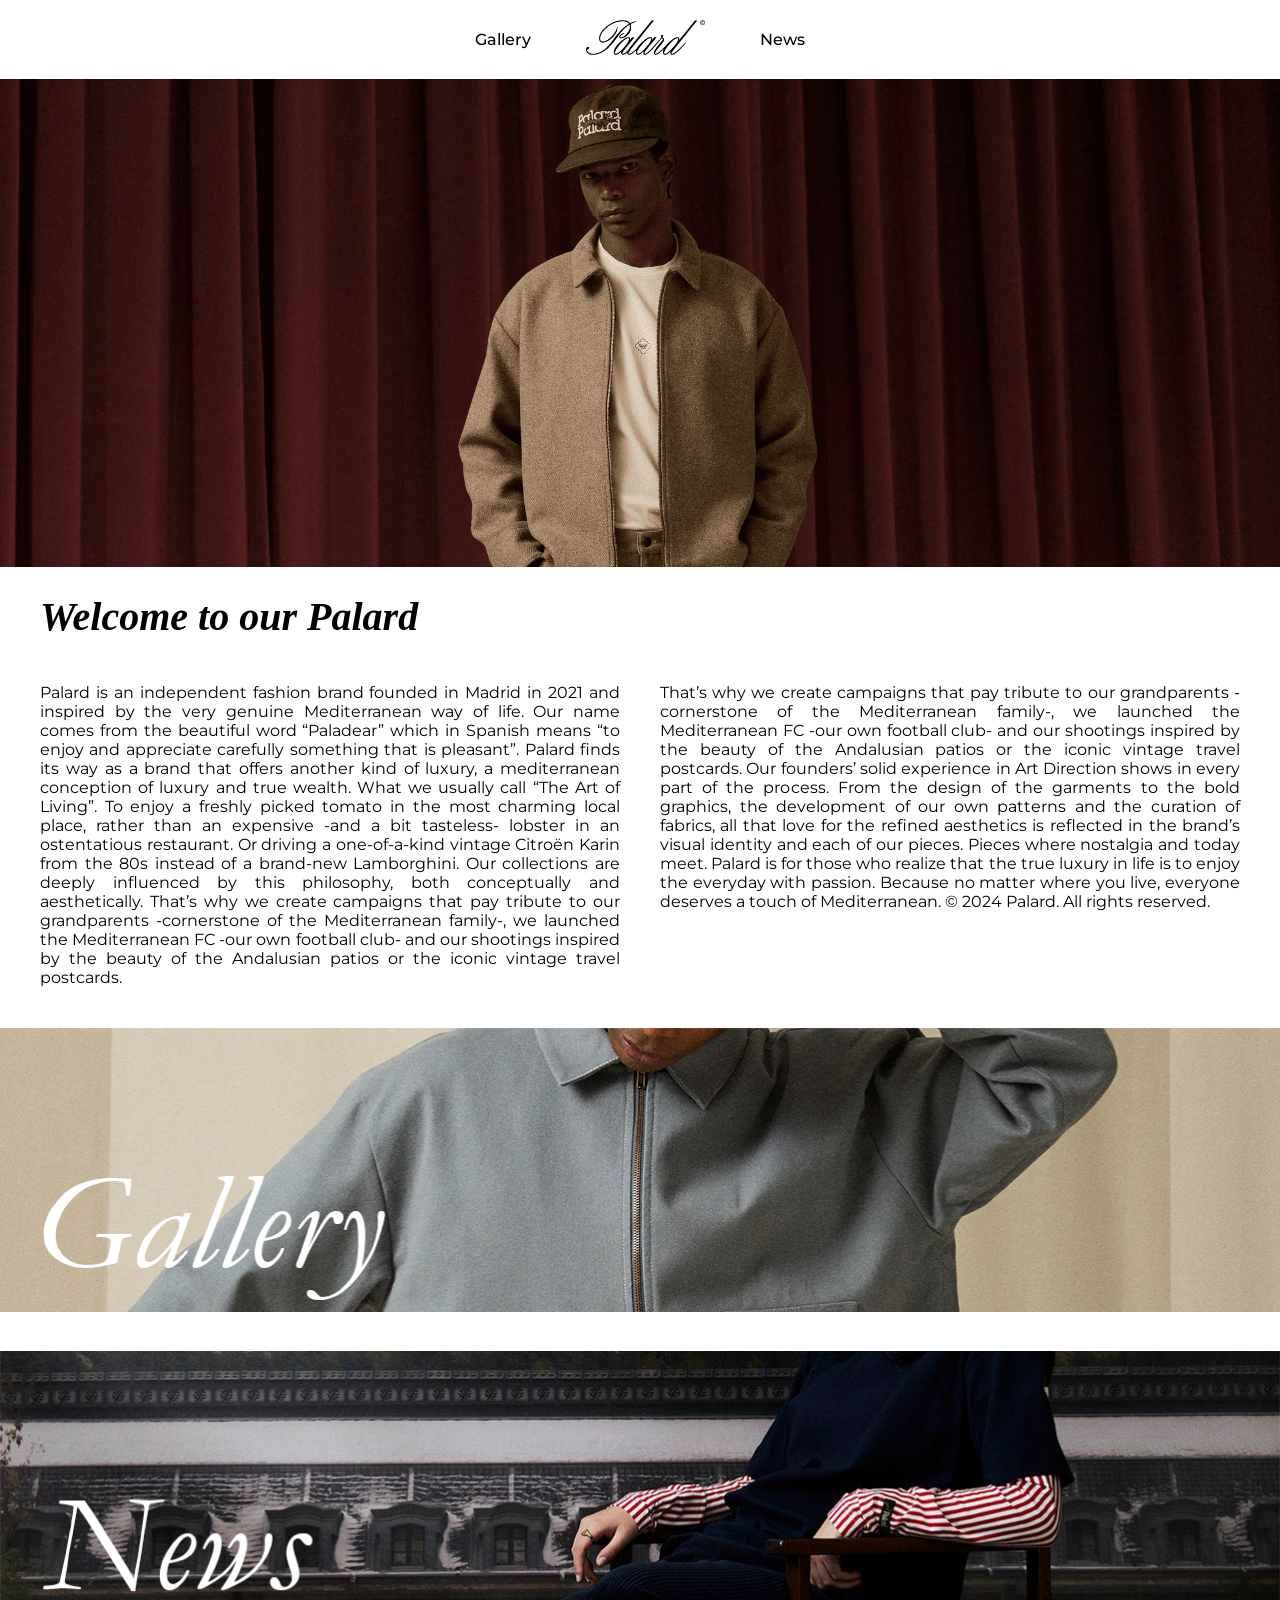
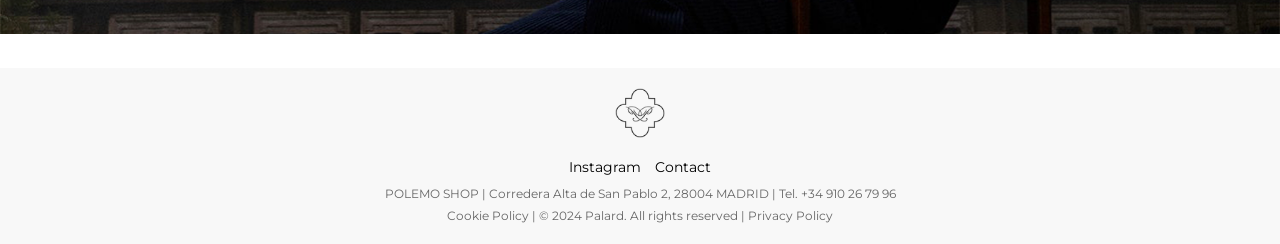
<file: index.html>
<!DOCTYPE html>
    <head>
        <meta charset="UTF-8">
        <meta name="viewport" content="width=device-width, initial-scale=1.0">
        <meta name="description" content="Explore Palard, the Mediterranean-inspired brand that combines fashion, culture, and creativity. Discover exclusive collections, news, and gallery showcasing our unique style.">
        <meta name="author" content="Palard">
        <link rel="icon" href="PALARD_Favicon.png">
        <link rel="stylesheet" href="Palard_Hoja de estilos.css">
        <link rel="preconnect" href="https://fonts.googleapis.com">
        <link rel="preconnect" href="https://fonts.gstatic.com" crossorigin>
        <link href="https://fonts.googleapis.com/css2?family=EB+Garamond:ital,wght@1,400..800&display=swap" rel="stylesheet">
        <link rel="preconnect" href="https://fonts.googleapis.com">
        <link rel="preconnect" href="https://fonts.gstatic.com" crossorigin>
        <link href="https://fonts.googleapis.com/css2?family=Montserrat:ital,wght@0,100..900;1,100..900&display=swap" rel="stylesheet">
        <title>Palard</title>
    </head>
    <header class="header">
        <div class="div-header">
          <nav class="nav">
            <a href="Palard_Galeria.html" class="nav-item">Gallery</a>
            <a href="index.html" class="logo">
              <img src="Palard_logo.png" alt="Logo Palard">
            </a>
            <a href="Palard_Noticia.html" class="nav-item">News</a>
          </nav>
      </div>
    </header>
    <body>
        <div>
            <img src="PALARD_Home foto.png" alt="Home Palard" class="pantalla-completa">
        </div>
        <h1 class="h1">Welcome to our Palard</h1>
          <div class="grid-parrafo">
            <p class="p1">
              Palard is an independent fashion brand founded in Madrid in 2021 and inspired by the very genuine Mediterranean way of life.
              Our name comes from the beautiful word “Paladear” which in Spanish means “to enjoy and appreciate carefully something that is pleasant”.
              Palard finds its way as a brand that offers another kind of luxury, a mediterranean conception of luxury and true wealth. What we usually call “The Art of Living”. To enjoy a freshly picked tomato in the most charming local place, rather than an expensive -and a bit tasteless- lobster in an ostentatious restaurant.
              Or driving a one-of-a-kind vintage Citroën Karin from the 80s instead of a brand-new Lamborghini.
              Our collections are deeply influenced by this philosophy, both conceptually and aesthetically.
              That’s why we create campaigns that pay tribute to our grandparents -cornerstone of the Mediterranean family-, we launched the Mediterranean FC -our own football club- and our shootings inspired by the beauty of the Andalusian patios or the iconic vintage travel postcards.
            </p>
            <p class="p1">
              That’s why we create campaigns that pay tribute to our grandparents -cornerstone of the Mediterranean family-, we launched the Mediterranean FC -our own football club- and our shootings inspired by the beauty of the Andalusian patios or the iconic vintage travel postcards.
              Our founders’ solid experience in Art Direction shows in every part of the process.
              From the design of the garments to the bold graphics, the development of our own patterns and the curation of fabrics, all that love for the refined aesthetics is reflected in the brand’s visual identity and each of our pieces. Pieces where nostalgia and today meet.
              Palard is for those who realize that the true luxury in life is to enjoy the everyday with passion. Because no matter where you live, everyone deserves a touch of Mediterranean.
              © 2024 Palard. All rights reserved.
            </p>
          </div>
        <div>
          <a href="Palard_Galeria.html">
            <img src="PALARD_Home galeria.png" alt="" class="imagenes-home">
          </a>
          <a href="Palard_Noticia.html">
            <img src="PALARD_Home noticias.png" alt="" class="imagenes-home">
          </a>
        </div>
    </body>
    <footer class="footer">
      <div class="div-footer">
        <img src="twop.png" alt="Logo Palard Footer" class="logo-footer">
        <div class="texto-inline-footer">
          <a href="https://www.instagram.com/palard_official/" class="texto-footer">Instagram</a>
          <a href="#" class="texto-footer">Contact</a>
        </div>
          <a href="https://www.instagram.com/polemo_madrid/" class="texto-ubicacion-footer">POLEMO SHOP | Corredera Alta de San Pablo 2, 28004 MADRID | Tel. +34 910 26 79 96</a>
        </div>
          <a href="#" class="texto-ubicacion-footer">Cookie Policy | © 2024 Palard. All rights reserved | Privacy Policy</a>
        </div>
      </div>
    </footer>         
</html>
</file>
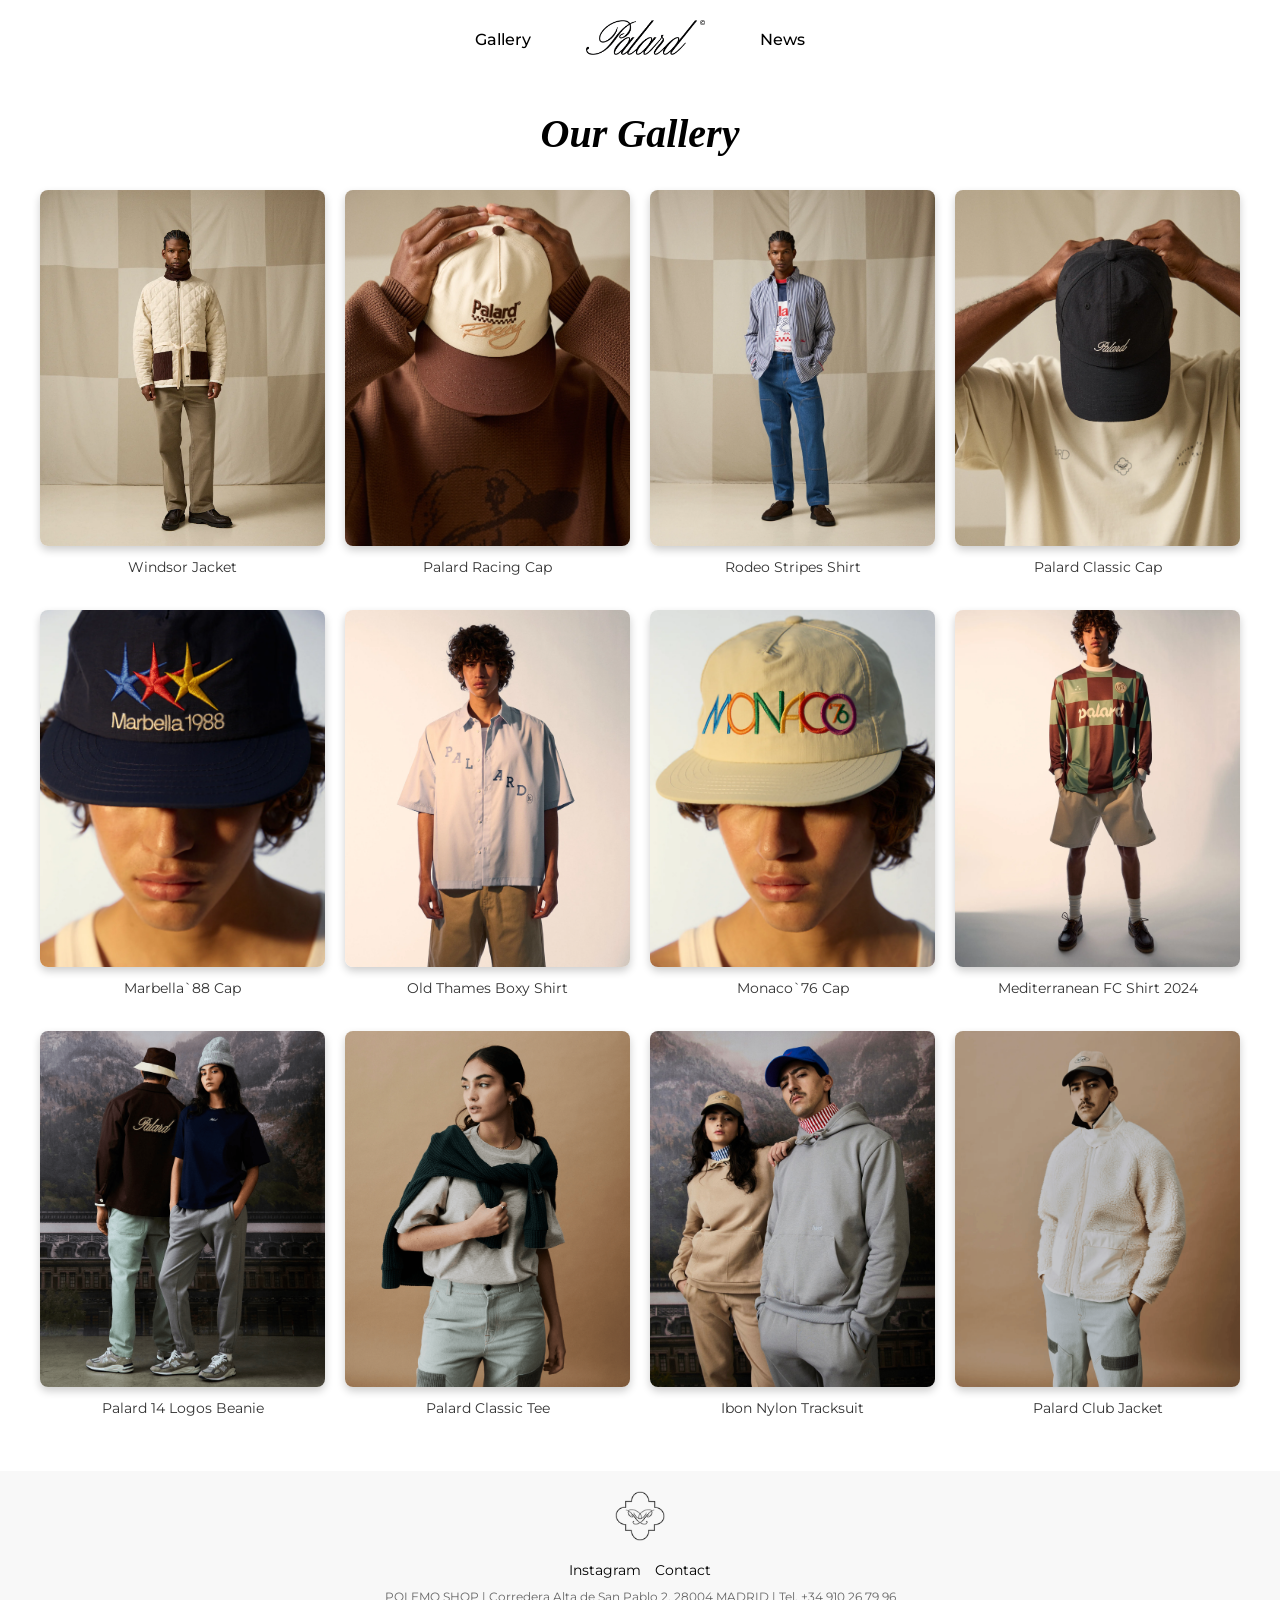
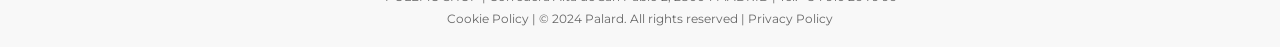
<file: Palard_Galeria.html>
<!DOCTYPE html>
    <head>
        <meta charset="UTF-8">
        <meta name="viewport" content="width=device-width, initial-scale=1.0">
        <meta name="description" content="Explore Palard, the Mediterranean-inspired brand that combines fashion, culture, and creativity. Discover exclusive collections, news, and gallery showcasing our unique style.">
        <meta name="author" content="Palard">
        <link rel="icon" href="PALARD_Favicon.png">
        <link rel="stylesheet" href="Palard_Hoja de estilos.css">
        <link rel="preconnect" href="https://fonts.googleapis.com">
        <link rel="preconnect" href="https://fonts.gstatic.com" crossorigin>
        <link href="https://fonts.googleapis.com/css2?family=EB+Garamond:ital,wght@1,400..800&display=swap" rel="stylesheet">
        <link rel="preconnect" href="https://fonts.googleapis.com">
        <link rel="preconnect" href="https://fonts.gstatic.com" crossorigin>
        <link href="https://fonts.googleapis.com/css2?family=Montserrat:ital,wght@0,100..900;1,100..900&display=swap" rel="stylesheet">
        <title>Palard - Gallery</title>
    </head>
    <header class="header">
        <div class="div-header">
        <nav class="nav">
          <a href="Palard_Galeria.html" class="nav-item">Gallery</a>
          <a href="index.html" class="logo">
            <img src="Palard_logo.png" alt="Logo Palard">
          </a>
          <a href="Palard_Noticia.html" class="nav-item">News</a>
        </nav>
      </div>
    </header>
    <body>
        <div class="galeria">
            <h2 class="h2-galeria">Our Gallery</h2>
                <div class="galeria-grid">
                    <a href="#" class="galeria-item">
                        <img src="PALARD_Galeria 1.png" alt="PALARD - Windsor Jacket" class="galeria-img">
                        <p class="galeria-caption">Windsor Jacket</p>
                    </a>
                    <a href="#" class="galeria-item">
                        <img src="PALARD_Galeria 2.png" alt="PALARD - Palard Racing Cap" class="galeria-img">
                        <p class="galeria-caption">Palard Racing Cap</p>
                    </a>
                    <a href="#" class="galeria-item">
                        <img src="PALARD_Galeria 3.png" alt="PALARD - Rodeo Stripes Shirt" class="galeria-img">
                        <p class="galeria-caption">Rodeo Stripes Shirt</p>
                    </a>
                    <a href="#" class="galeria-item">
                        <img src="PALARD_Galeria 4.png" alt="PALARD - Palard Classic Cap" class="galeria-img">
                        <p class="galeria-caption">Palard Classic Cap</p>
                    </a>
                    <a href="#" class="galeria-item">
                        <img src="PALARD_Galeria 5.png" alt="PALARD - Marbella`88 Cap" class="galeria-img">
                        <p class="galeria-caption">Marbella`88 Cap</p>
                    </a>
                    <a href="#" class="galeria-item">
                        <img src="PALARD_Galeria 6.png" alt="PALARD - Old Thames Boxy Shirt" class="galeria-img">
                        <p class="galeria-caption">Old Thames Boxy Shirt</p>
                    </a>
                    <a href="#" class="galeria-item">
                        <img src="PALARD_Galeria 7.png" alt="PALARD - Monaco`76 Cap" class="galeria-img">
                        <p class="galeria-caption">Monaco`76 Cap</p>
                    </a>
                    <a href="#" class="galeria-item">
                        <img src="PALARD_Galeria 8.png" alt="PALARD - Mediterranean FC Shirt 2024" class="galeria-img">
                        <p class="galeria-caption">Mediterranean FC Shirt 2024</p>
                    </a>
                    <a href="#" class="galeria-item">
                        <img src="PALARD_Galeria 9.png" alt="PALARD - Palard 14 Logos Beanie" class="galeria-img">
                        <p class="galeria-caption">Palard 14 Logos Beanie</p>
                    </a>
                    <a href="#" class="galeria-item">
                        <img src="PALARD_Galeria 10.png" alt="PALARD - Palard Classic Tee" class="galeria-img">
                        <p class="galeria-caption">Palard Classic Tee</p>
                    </a>
                    <a href="#" class="galeria-item">
                        <img src="PALARD_Galeria 11.png" alt="PALARD - Ibon Nylon Tracksuit" class="galeria-img">
                        <p class="galeria-caption">Ibon Nylon Tracksuit</p>
                    </a>
                    <a href="#" class="galeria-item">
                        <img src="PALARD_Galeria 12.png" alt="PALARD - Palard Club Jacket" class="galeria-img">
                        <p class="galeria-caption">Palard Club Jacket</p>
                    </a>
                </div>
        </div>
    </body>
    <footer class="footer">
        <div class="div-footer">
          <img src="twop.png" alt="Logo Palard Footer" class="logo-footer">
          <div class="texto-inline-footer">
            <a href="https://www.instagram.com/palard_official/" class="texto-footer">Instagram</a>
            <a href="#" class="texto-footer">Contact</a>
          </div>
            <a href="https://www.instagram.com/polemo_madrid/" class="texto-ubicacion-footer">POLEMO SHOP | Corredera Alta de San Pablo 2, 28004 MADRID | Tel. +34 910 26 79 96</a>
          </div>
            <a href="#" class="texto-ubicacion-footer">Cookie Policy | © 2024 Palard. All rights reserved | Privacy Policy</a>
          </div>
        </div>
      </footer>          
</html>
</file>
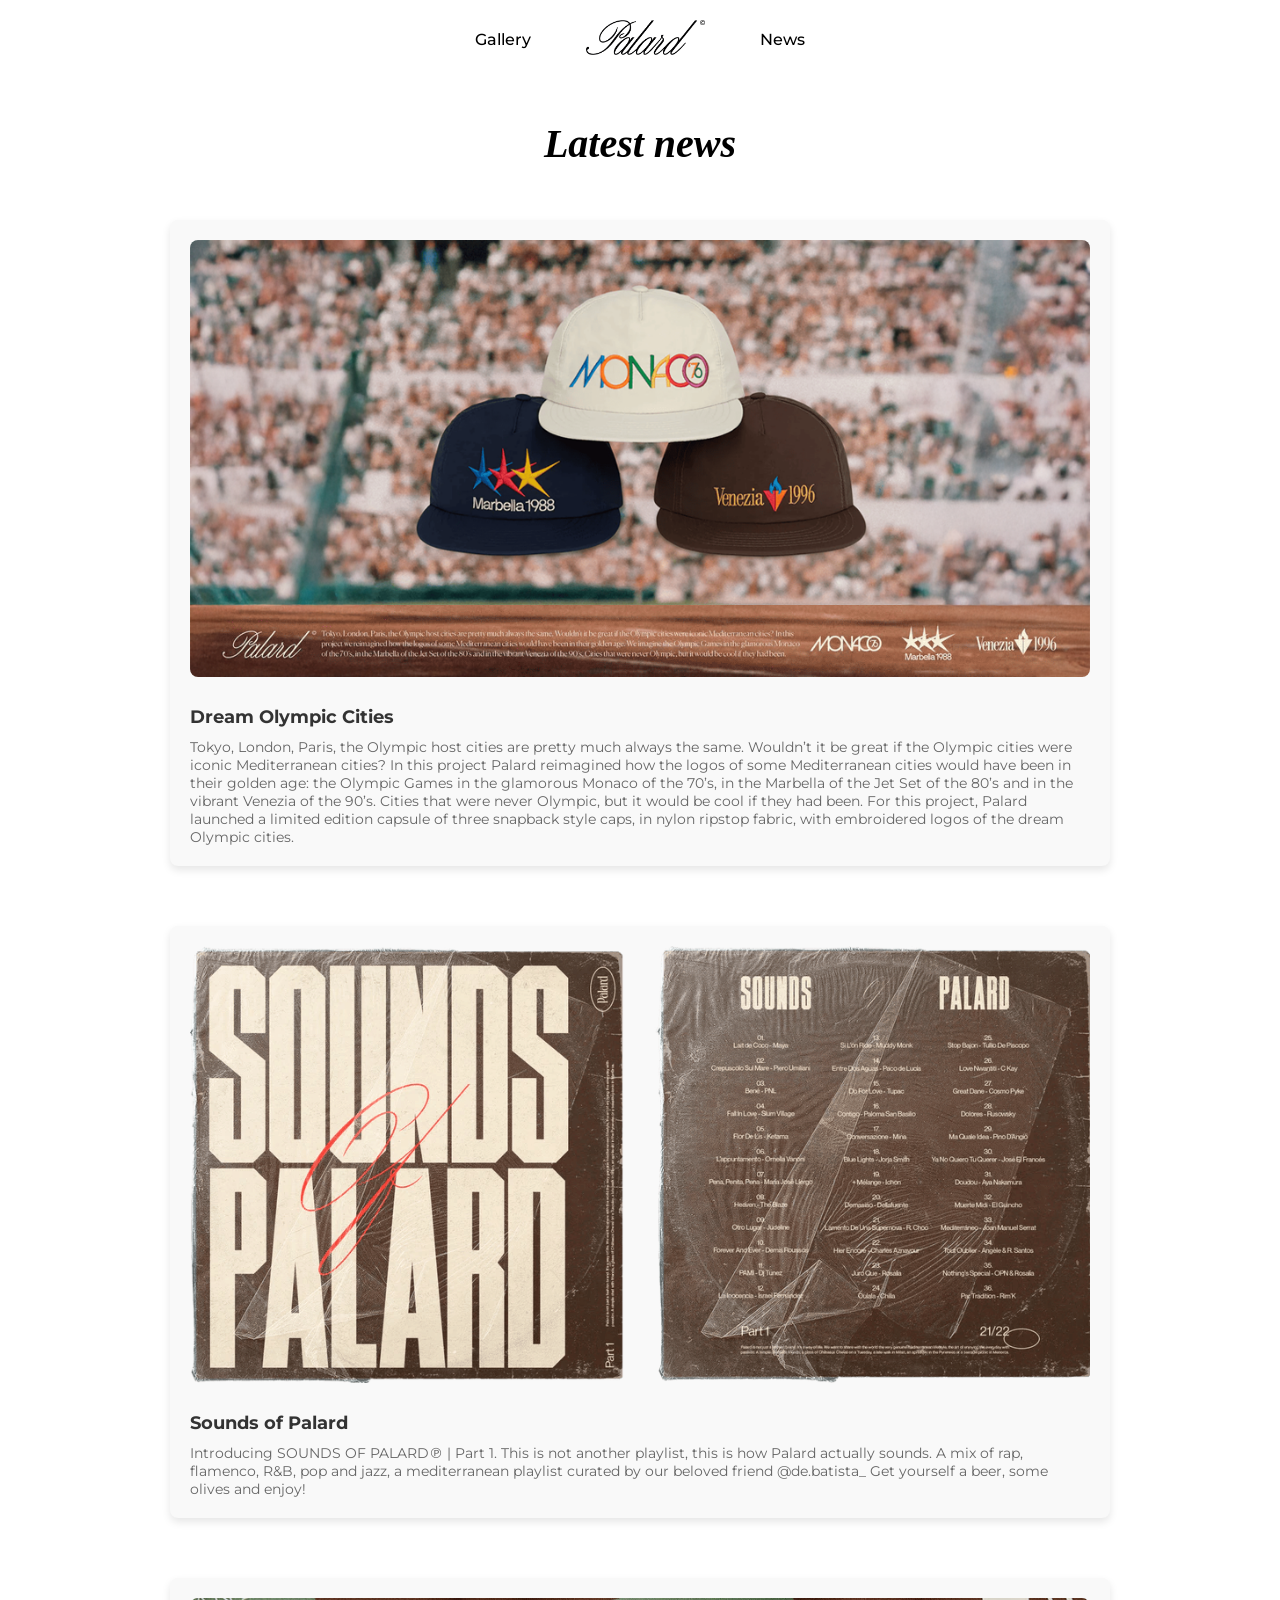
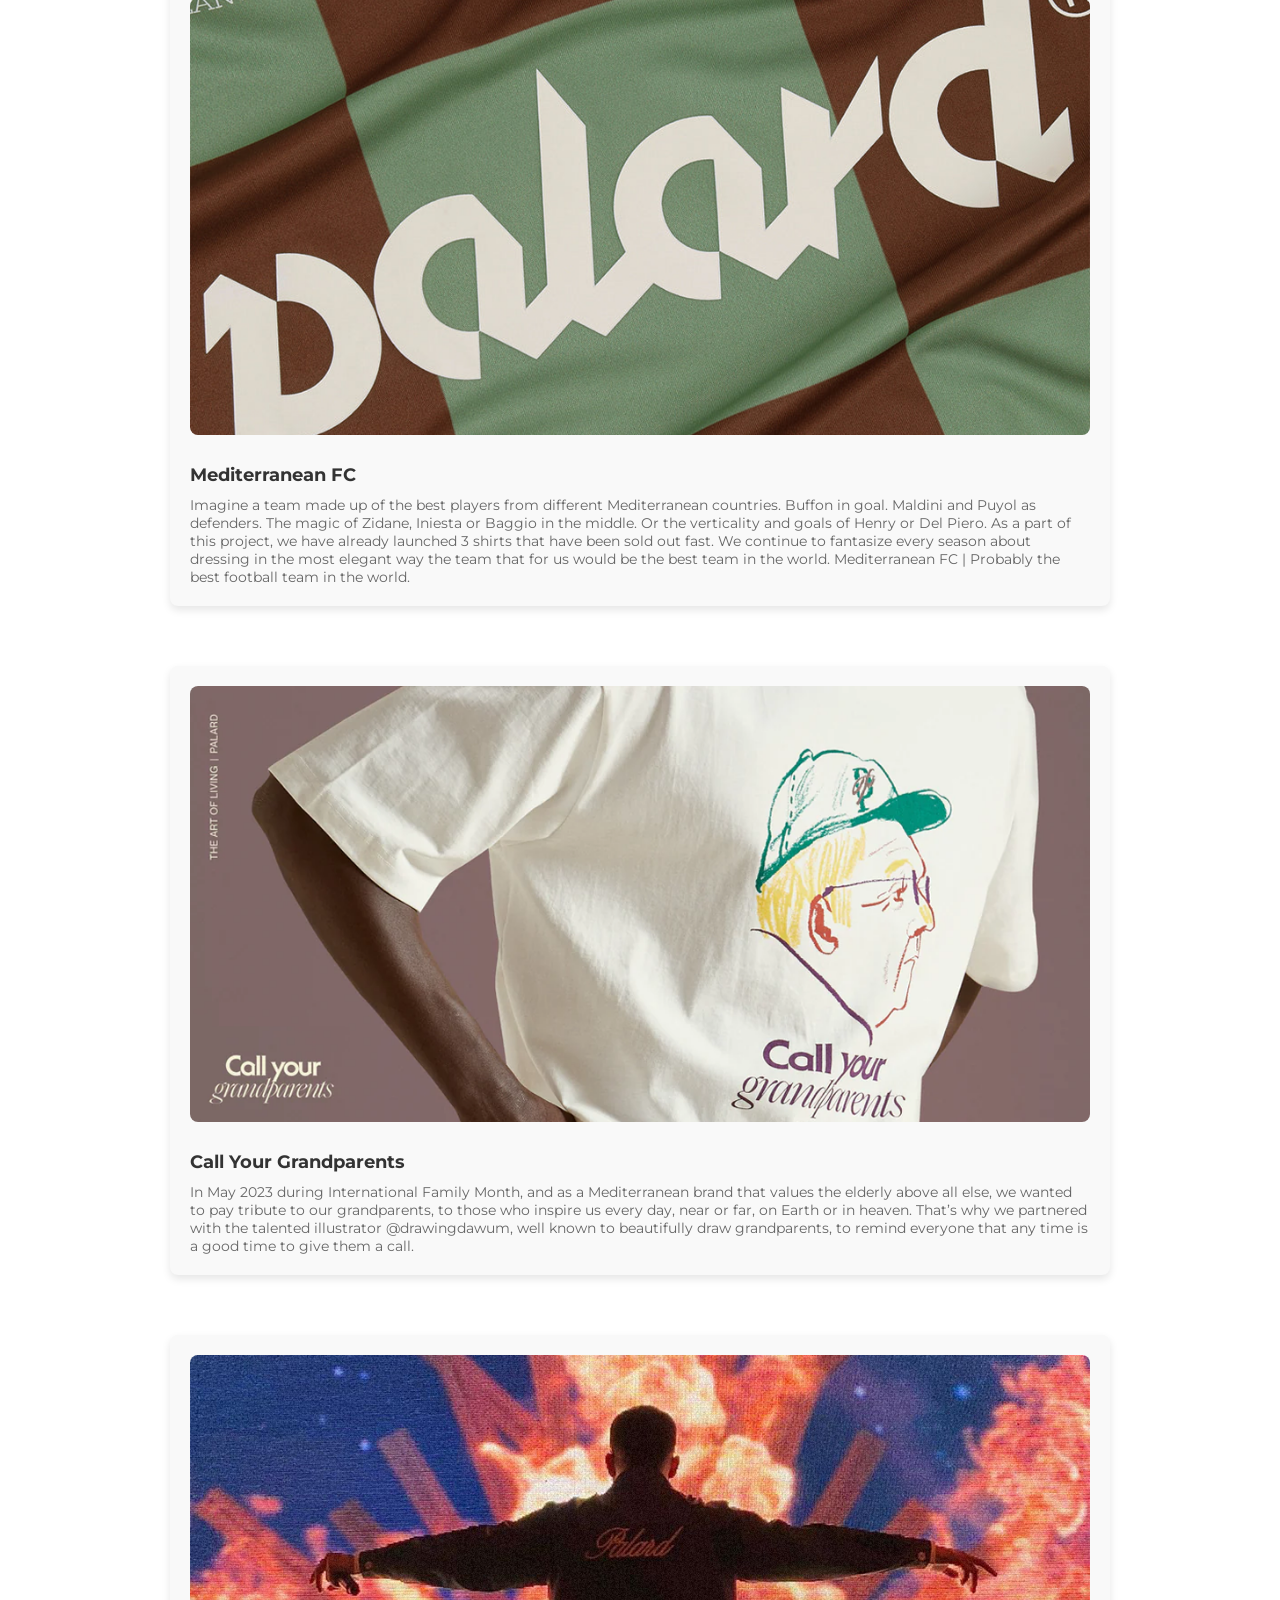
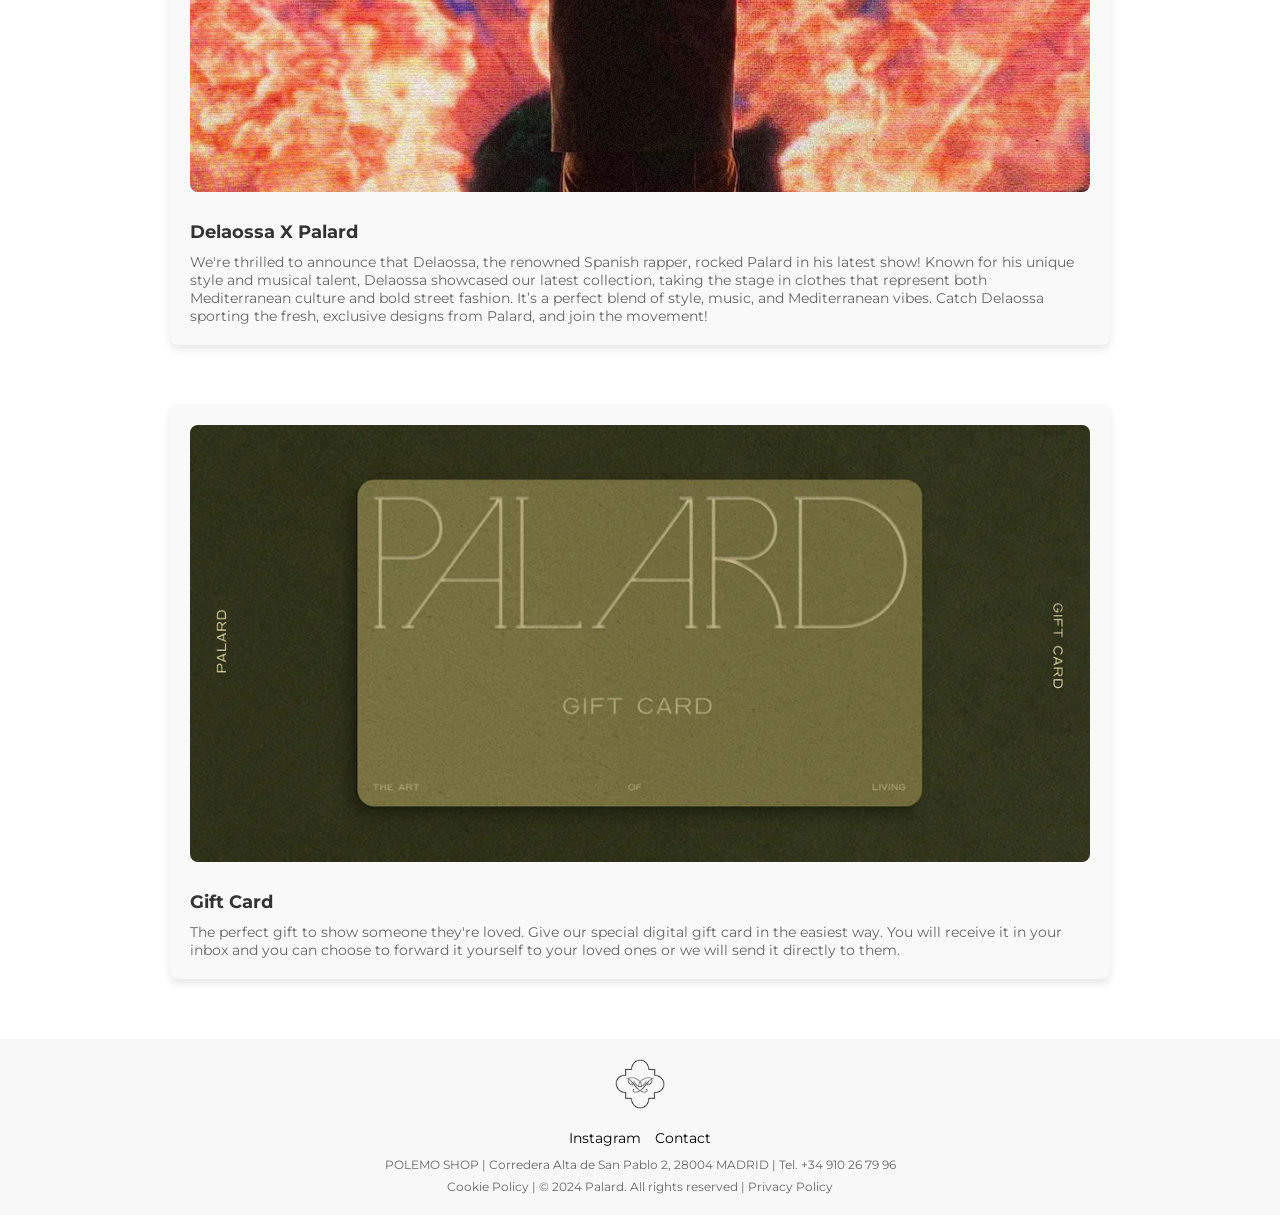
<file: Palard_Noticia.html>
<!DOCTYPE html>
    <head>
        <meta charset="UTF-8">
        <meta name="viewport" content="width=device-width, initial-scale=1.0">
        <meta name="description" content="Explore Palard, the Mediterranean-inspired brand that combines fashion, culture, and creativity. Discover exclusive collections, news, and gallery showcasing our unique style.">
        <meta name="author" content="Palard">
        <link rel="icon" href="PALARD_Favicon.png">
        <link rel="stylesheet" href="Palard_Hoja de estilos.css">
        <link rel="preconnect" href="https://fonts.googleapis.com">
        <link rel="preconnect" href="https://fonts.gstatic.com" crossorigin>
        <link href="https://fonts.googleapis.com/css2?family=EB+Garamond:ital,wght@1,400..800&display=swap" rel="stylesheet">
        <link rel="preconnect" href="https://fonts.googleapis.com">
        <link rel="preconnect" href="https://fonts.gstatic.com" crossorigin>
        <link href="https://fonts.googleapis.com/css2?family=Montserrat:ital,wght@0,100..900;1,100..900&display=swap" rel="stylesheet">
        <title>Palard - News</title>
    </head>
    <header class="header">
        <div class="div-header">
        <nav class="nav">
          <a href="Palard_Galeria.html" class="nav-item">Gallery</a>
          <a href="index.html" class="logo">
            <img src="Palard_logo.png" alt="Logo Palard">
          </a>
          <a href="Palard_Noticia.html" class="nav-item">News</a>
        </nav>
      </div>
    </header>
    <body>
        <h2 class="h2-noticia">Latest news</h2>
            <div class="noticias-contenedor">
                <div class="noticia-item">
                    <a href="#"><img src="PALARD_Noticia 1.png" alt="Dream Olympic Cities - Image" class="noticia-img"></a>
                    <h3 class="noticia-titulo">Dream Olympic Cities</h3>
                    <p class="noticia-texto">Tokyo, London, Paris, the Olympic host cities are pretty much always the same. Wouldn’t it be great if the Olympic cities were iconic Mediterranean cities?
                        In this project Palard reimagined how the logos of some Mediterranean cities would have been in their golden age: the Olympic Games in the glamorous Monaco of the 70’s, in the Marbella of the Jet Set of the 80’s and in the vibrant Venezia of the 90’s. Cities that were never Olympic, but it would be cool if they had been.
                        For this project, Palard launched a limited edition capsule of three snapback style caps, in nylon ripstop fabric, with embroidered logos of the dream Olympic cities.</p>
                </div>
                <div class="noticia-item">
                    <a href="#"><img src="PALARD_Noticia 2.png" alt="Sounds of Palard - Image" class="noticia-img"></a>
                    <h3 class="noticia-titulo">Sounds of Palard</h3>
                    <p class="noticia-texto">Introducing SOUNDS OF PALARD℗ | Part 1. This is not another playlist, this is how Palard actually sounds.
                        A mix of rap, flamenco, R&B, pop and jazz, a mediterranean playlist curated by our beloved friend @de.batista_
                        Get yourself a beer, some olives and enjoy!</p>
                </div>
                <div class="noticia-item">
                    <a href="#"><img src="PALARD_Noticia 3.png" alt="Mediterranean FC - Image" class="noticia-img"></a>
                    <h3 class="noticia-titulo">Mediterranean FC</h3>
                    <p class="noticia-texto">Imagine a team made up of the best players from different Mediterranean countries. Buffon in goal. Maldini and Puyol as defenders. The magic of Zidane, Iniesta or Baggio in the middle. Or the verticality and goals of Henry or Del Piero.
                        As a part of this project, we have already launched 3 shirts that have been sold out fast. We continue to fantasize every season about dressing in the most elegant way the team that for us would be the best team in the world.                       
                        Mediterranean FC | Probably the best football team in the world.</p>
                </div>
                <div class="noticia-item">
                    <a href="#"><img src="PALARD_Noticia 4.png" alt="Call Your Grandparents - Image" class="noticia-img"></a>
                    <h3 class="noticia-titulo">Call Your Grandparents</h3>
                    <p class="noticia-texto">In May 2023 during International Family Month, and as a Mediterranean brand that values the elderly above all else, we wanted to pay tribute to our grandparents, to those who inspire us every day, near or far, on Earth or in heaven. 
                        That’s why we partnered with the talented illustrator @drawingdawum, well known to beautifully draw grandparents, to remind everyone that any time is a good time to give them a call.</p>
                </div>
                <div class="noticia-item">
                    <a href="#"><img src="PALARD_Noticia 5.png" alt="Delaossa X Palard - Image" class="noticia-img"></a>
                    <h3 class="noticia-titulo">Delaossa X Palard</h3>
                    <p class="noticia-texto">We're thrilled to announce that Delaossa, the renowned Spanish rapper, rocked Palard in his latest show! Known for his unique style and musical talent, Delaossa showcased our latest collection, taking the stage in clothes that represent both Mediterranean culture and bold street fashion.
                        It’s a perfect blend of style, music, and Mediterranean vibes. Catch Delaossa sporting the fresh, exclusive designs from Palard, and join the movement!</p>
                </div>
                <div class="noticia-item">
                  <a href="#"><img src="PALARD_Noticia 6.png" alt="Delaossa X Palard - Image" class="noticia-img"></a>
                  <h3 class="noticia-titulo">Gift Card</h3>
                  <p class="noticia-texto">The perfect gift to show someone they're loved. Give our special digital gift card in the easiest way.
                  You will receive it in your inbox and you can choose to forward it yourself to your loved ones or we will send it directly to them.</p>
              </div>
            </div>
    </body>
    <footer class="footer">
      <div class="div-footer">
        <img src="twop.png" alt="Logo Palard Footer" class="logo-footer">
        <div class="texto-inline-footer">
          <a href="https://www.instagram.com/palard_official/" class="texto-footer">Instagram</a>
          <a href="#" class="texto-footer">Contact</a>
        </div>
          <a href="https://www.instagram.com/polemo_madrid/" class="texto-ubicacion-footer">POLEMO SHOP | Corredera Alta de San Pablo 2, 28004 MADRID | Tel. +34 910 26 79 96</a>
        </div>
          <a href="#" class="texto-ubicacion-footer">Cookie Policy | © 2024 Palard. All rights reserved | Privacy Policy</a>
        </div>
      </div>
    </footer>   
</html>
</file>
<file: Palard_Hoja de estilos.css>
header {
  margin: 0;
  font-family: 'Montserrat';
  font-weight: 500;
}

.header {
  background-color: #ffffff;
  padding: 10px 20px;
}

.div-header {
  display: flex;
  justify-content: center;
  background-color: #ffffff;
}

.nav {
  display: flex;
  justify-content: center;
  align-items: center;
  position: fixed;
  top: 0;
  left: 0;
  right: 0;
  background-color: #ffffff;
}

.nav-item {
  color: #000000;
  text-decoration: none;
  padding: 10px 15px;
  margin-left: 30px;
  margin-right: 30px
}

.nav-item:hover {
  color: #848484;
}

.logo img {
  height: 35px;
  padding: 10px;
  margin-top: 10px;
  margin-bottom: 10px;
}
  
body {
  margin: 0;
  padding: 0;
}

.pantalla-completa {
  display: block;
  width: 100%;
  height: auto;
}

.h1{
  margin-left: 40px;
  font-family: Garamond;
  font-style: italic;
  font-size: 30pt;
}

.grid-parrafo{
  display: grid;
  grid-template-columns: 1fr 1fr;
  gap: 40px;
  justify-content: center;
  margin-left: 40px;
  margin-right: 40px;
  margin-bottom: 20px;
}

.p1{
  text-align: justify;
  font-family: 'Montserrat';
}

.imagenes-home{
  width: 100%;
  margin-top: 5px;
  margin-bottom: 30px;
}

.footer {
  background-color: #f8f8f8;
  padding: 20px;
  text-align: center;
}
  
.div-footer {
  display: flex;
  flex-direction: column;
  align-items: center;
  gap: 10px;
}
  
.logo-footer {
  width: 50px;
  margin-bottom: 10px;
}
  
.texto-inline-footer {
  display: inline-block;
  font-family: 'Montserrat', sans-serif;
  font-size: 14px;
  color: #333;
  text-align: center;
}
  
.texto-footer {
  display: inline;
  margin: 5px;
  text-decoration: none;
  color: #000000;
  font-family: 'Montserrat';
}
  
.texto-ubicacion-footer {
  font-family: 'Montserrat';
  font-size: 12px;
  color: #666;
  text-decoration: none;
  margin-bottom: 5px;
}
  
.galeria {
    padding: 40px;
    margin: 0 auto;
}

.h2-galeria{
  text-align: center;
  font-family: 'Garamond', serif;
  font-style: italic;
  font-size: 30pt;
  margin-top: 50px;
}

.galeria-grid {
  display: grid;
  grid-template-columns: repeat(4, 1fr);
  gap: 20px;
  justify-content: center;
}

.galeria-item {
  text-align: center;
  text-decoration: none;
}

.galeria-img {
  width: 100%;
  height: auto;
  border-radius: 8px;
  box-shadow: 0 4px 8px rgba(0, 0, 0, 0.2);
}

.galeria-caption {
  font-family: 'Montserrat', sans-serif;
  font-size: 14px;
  color: #333;
  margin-top: 8px;
}

.h2-noticia{
  text-align: center;
  font-family: 'Garamond', serif;
  font-style: italic;
  font-size: 30pt;
  margin-top: 100px;
}

.noticias-contenedor {
  display: flex;
  flex-direction: column;
  align-items: center;
  gap: 20px;
  padding: 20px 40px;
  margin-top: 20px;
}

.noticia-item {
  width: 100%;
  max-width: 900px;
  background-color: #f9f9f9;
  border-radius: 8px;
  box-shadow: 0 4px 8px rgba(0, 0, 0, 0.1);
  padding: 20px;
  margin-bottom: 40px;
  text-align: left;
  margin-left: 40px;
  margin-right: 40px;
}

.noticia-img {
  width: 100%;
  height: auto;
  border-radius: 8px;
  margin-bottom: 15px;
}

.noticia-titulo {
  font-family: 'Montserrat', sans-serif;
  font-size: 18px;
  font-weight: bold;
  color: #333;
  margin: 10px 0;
  text-align: left;
}

.noticia-texto {
  font-family: 'Montserrat', sans-serif;
  font-size: 14px;
  color: #666;
  margin: 0;
  text-align: left;
}
</file>
